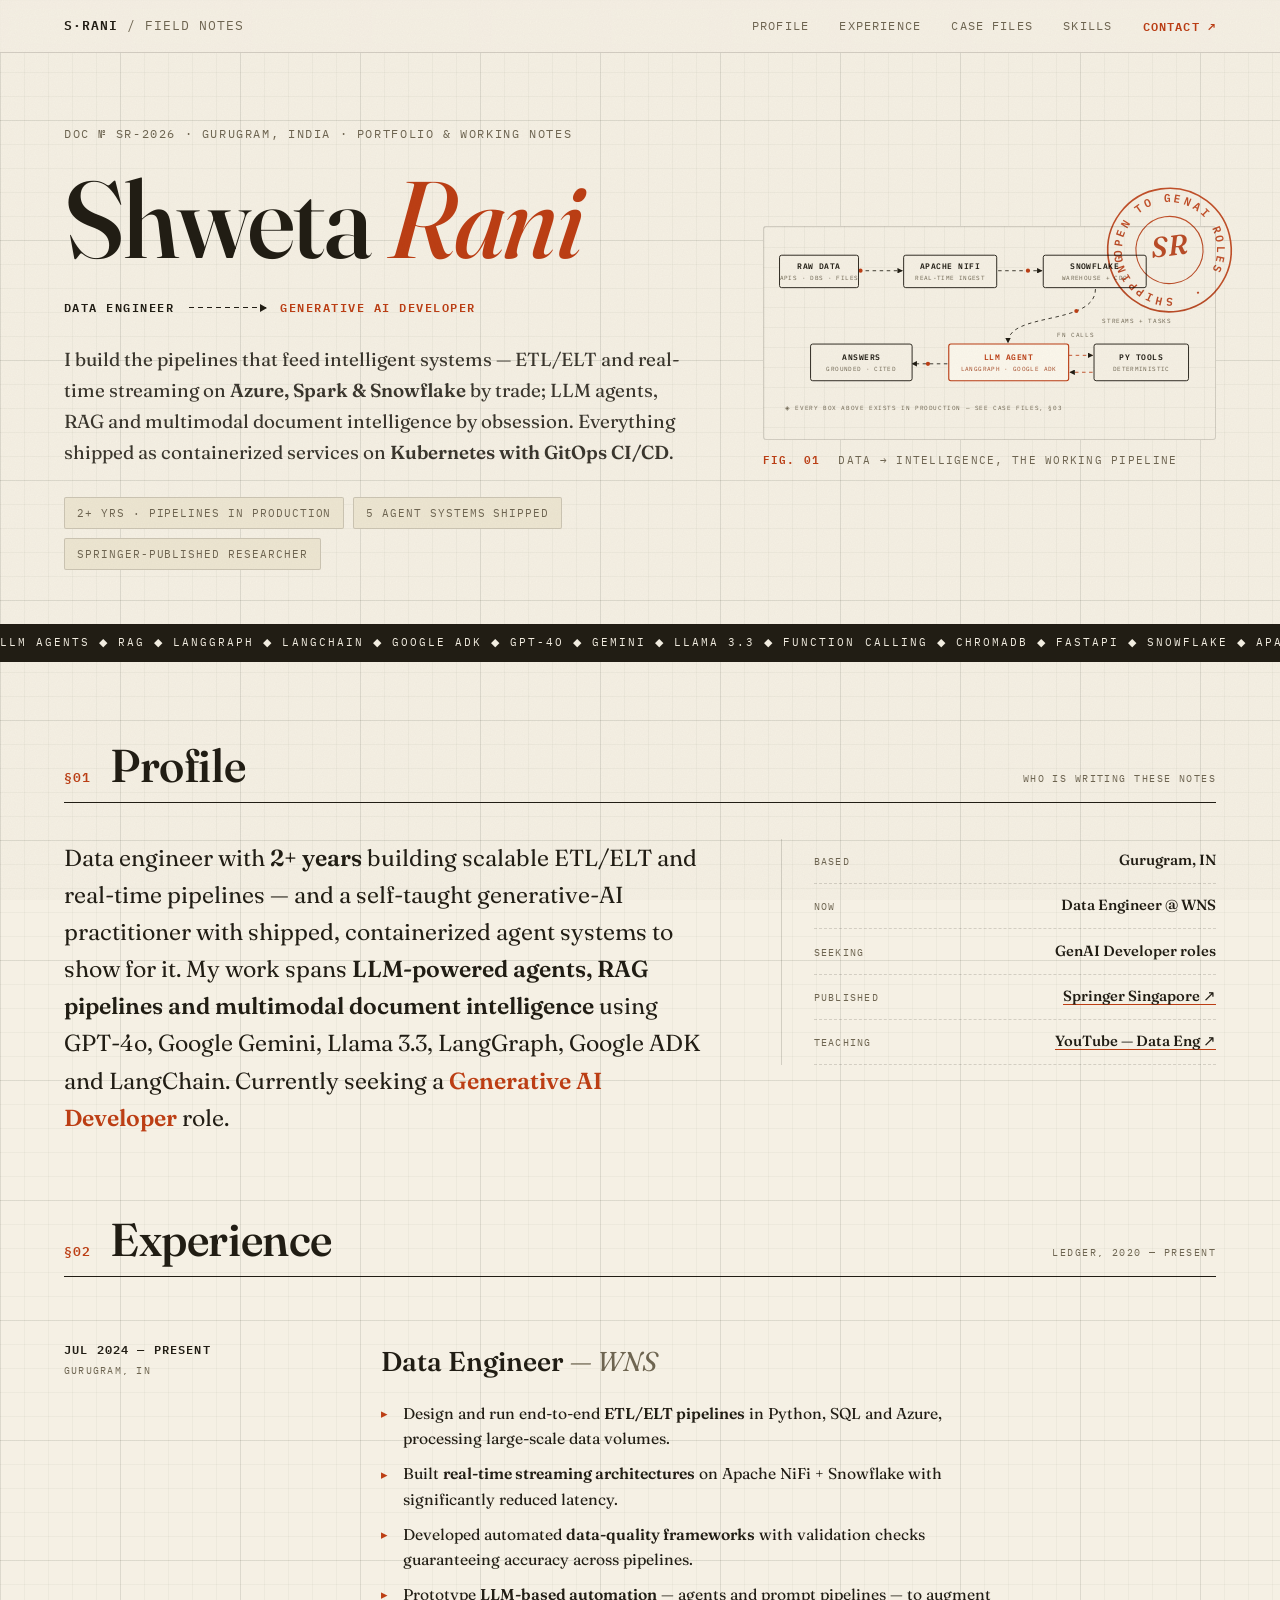
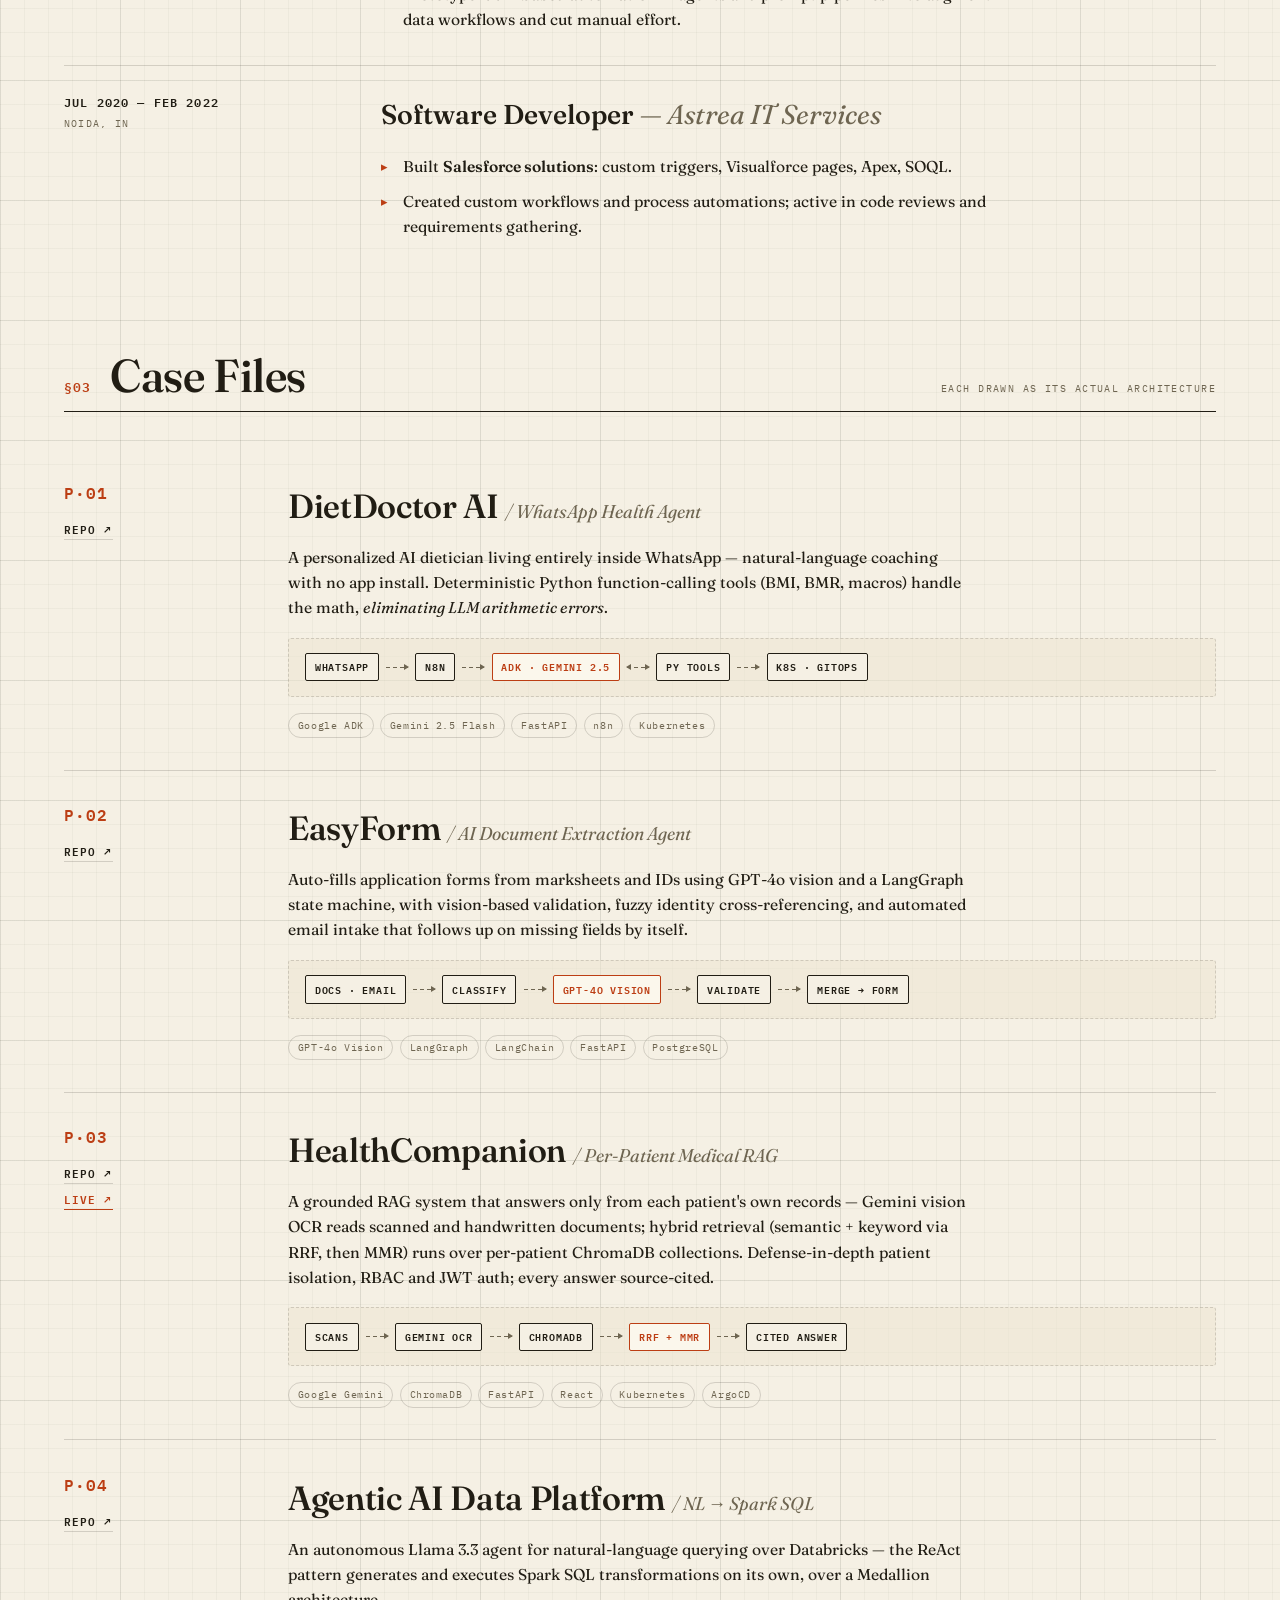
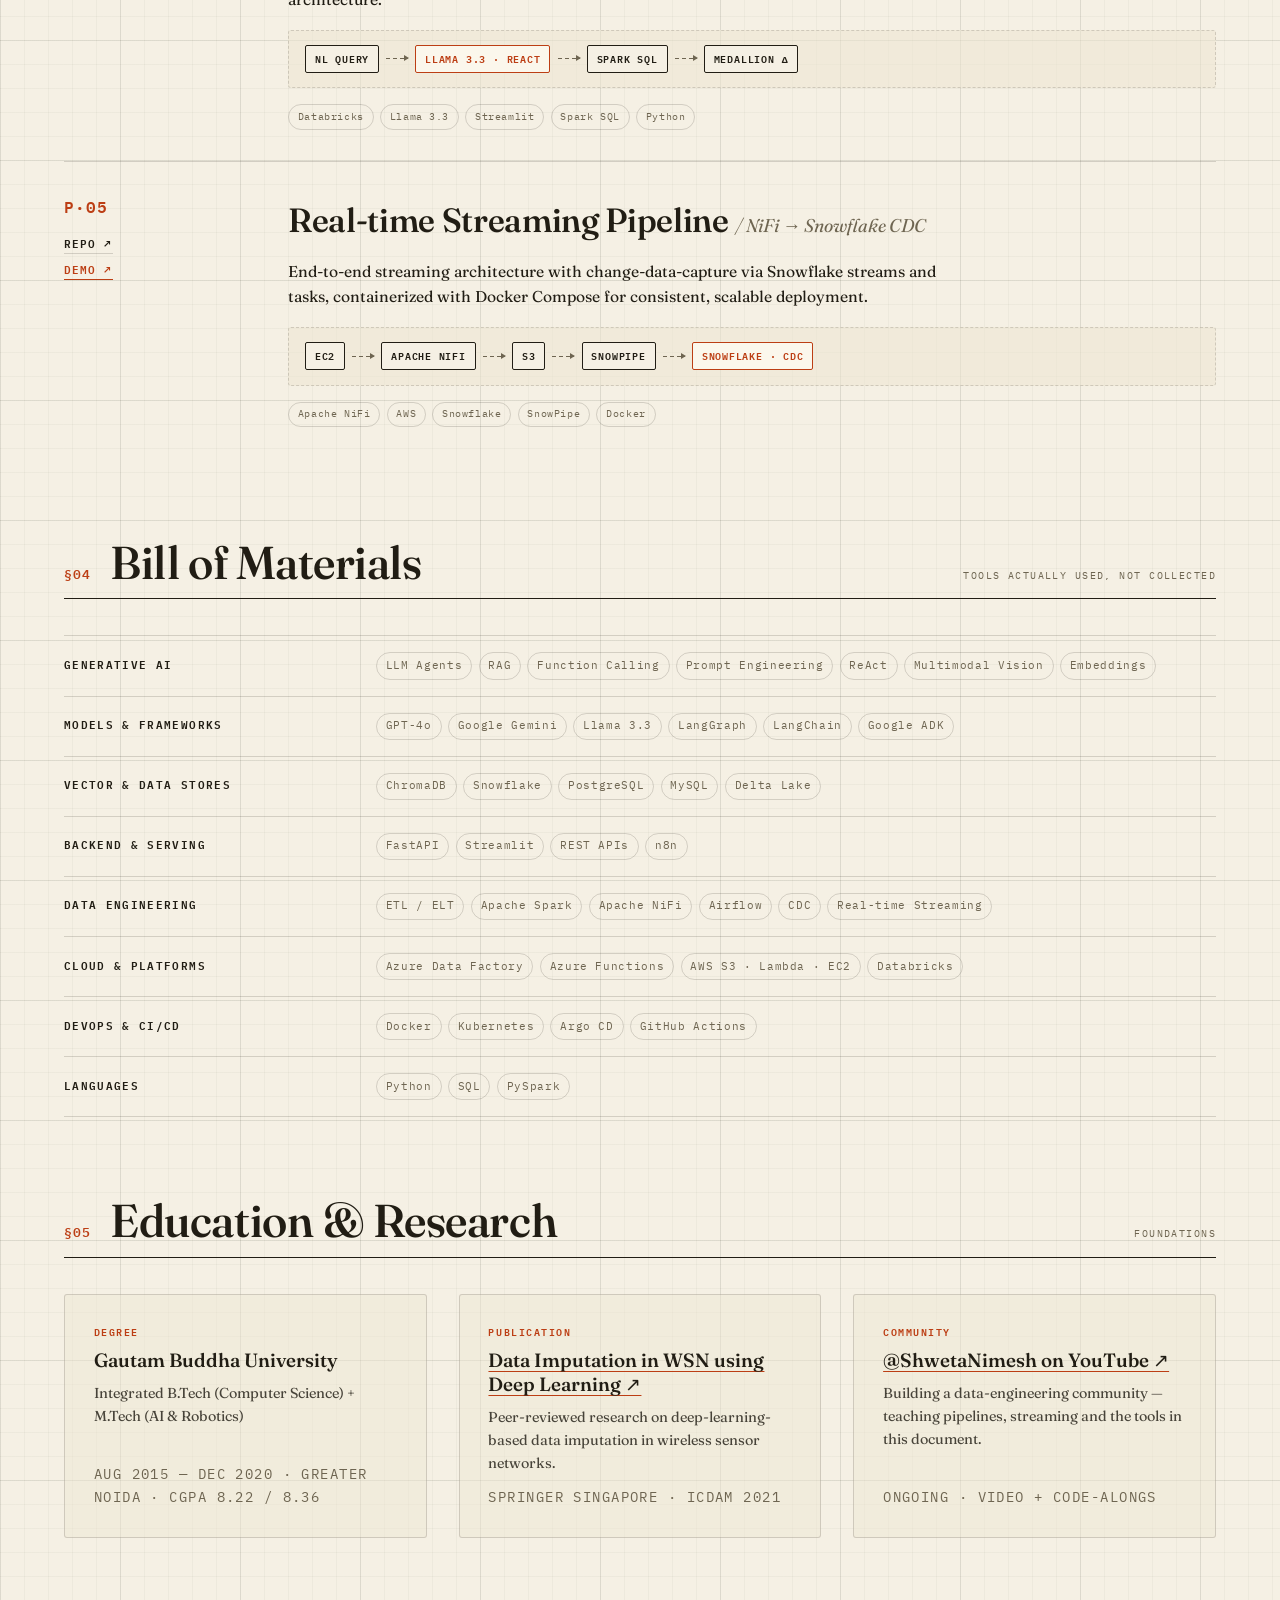
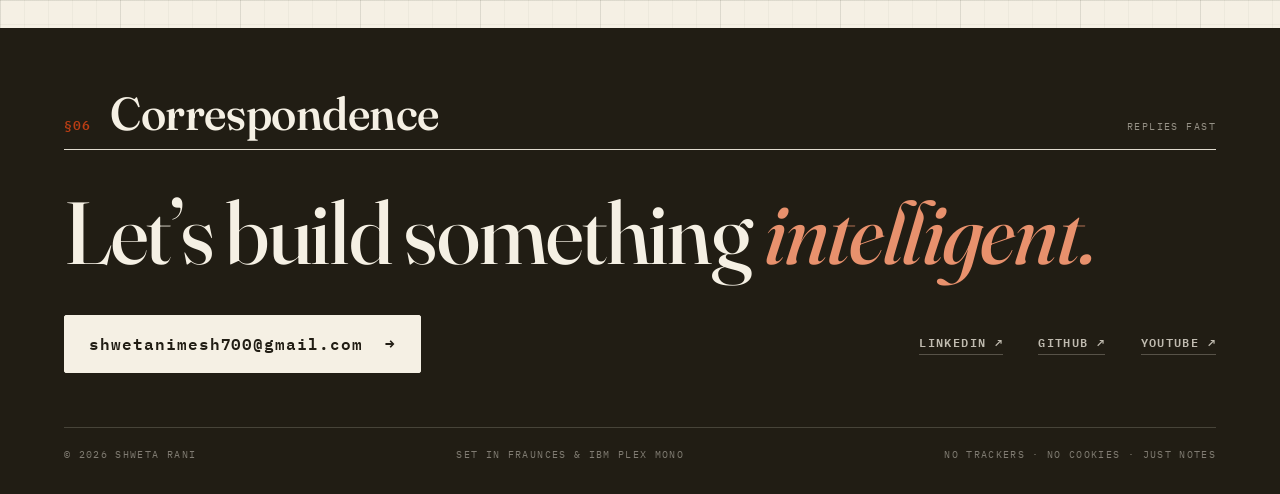
<file: archive/v1-static/index.html>
<!DOCTYPE html>
<html lang="en">
<head>
  <meta charset="UTF-8">
  <meta name="viewport" content="width=device-width, initial-scale=1.0">
  <title>Shweta Rani — Data Engineer · Generative AI Developer</title>
  <meta name="description" content="Shweta Rani builds scalable data pipelines and LLM-powered agent systems — ETL/ELT on Azure, Spark & Snowflake by trade; RAG, LangGraph agents and multimodal document intelligence by obsession.">
  <meta property="og:title" content="Shweta Rani — Field Notes of a Data Engineer">
  <meta property="og:description" content="Data pipelines that feed intelligent systems. ETL by trade, LLM agents by obsession.">
  <meta property="og:type" content="website">
  <link rel="icon" href="data:image/svg+xml,%3Csvg xmlns='http://www.w3.org/2000/svg' viewBox='0 0 64 64'%3E%3Crect width='64' height='64' rx='8' fill='%23F5F0E4'/%3E%3Ctext x='32' y='42' font-family='Georgia,serif' font-size='28' font-weight='700' fill='%23BC3E14' text-anchor='middle'%3ESR%3C/text%3E%3C/svg%3E">
  <link rel="preconnect" href="https://fonts.googleapis.com">
  <link rel="preconnect" href="https://fonts.gstatic.com" crossorigin>
  <link href="https://fonts.googleapis.com/css2?family=Fraunces:ital,opsz,wght@0,9..144,300..700;1,9..144,300..700&family=IBM+Plex+Mono:ital,wght@0,400;0,500;0,600;1,400&display=swap" rel="stylesheet">
  <link rel="stylesheet" href="styles.css">
</head>
<body>

  <div class="grain" aria-hidden="true"></div>

  <!-- ============ NAV ============ -->
  <nav class="nav">
    <a class="nav-mark" href="#top">S·RANI <span>/ FIELD NOTES</span></a>
    <div class="nav-links">
      <a href="#profile">Profile</a>
      <a href="#experience">Experience</a>
      <a href="#projects">Case&nbsp;Files</a>
      <a href="#skills">Skills</a>
      <a href="#contact" class="nav-cta">Contact ↗</a>
    </div>
  </nav>

  <!-- ============ HERO ============ -->
  <header class="hero" id="top">
    <div class="hero-inner">
      <div class="hero-copy">
        <p class="overline rise d1">DOC № SR-2026 · GURUGRAM, INDIA · PORTFOLIO &amp; WORKING NOTES</p>
        <h1 class="rise d2">Shweta <em>Rani</em></h1>
        <p class="role-flow rise d3" aria-label="Data Engineer to Generative AI Developer">
          <span>DATA ENGINEER</span><span class="flow-line" aria-hidden="true"></span><span class="accent">GENERATIVE AI DEVELOPER</span>
        </p>
        <p class="lede rise d4">
          I build the pipelines that feed intelligent systems — ETL/ELT and real-time
          streaming on <strong>Azure, Spark &amp; Snowflake</strong> by trade; LLM agents,
          RAG and multimodal document intelligence by obsession. Everything shipped as
          containerized services on <strong>Kubernetes with GitOps CI/CD</strong>.
        </p>
        <ul class="meta-chips rise d5">
          <li>2+ YRS · PIPELINES IN PRODUCTION</li>
          <li>5 AGENT SYSTEMS SHIPPED</li>
          <li>SPRINGER-PUBLISHED RESEARCHER</li>
        </ul>
      </div>

      <figure class="hero-fig rise d3">
        <div class="stamp" aria-hidden="true">
          <svg viewBox="0 0 120 120">
            <defs><path id="stamp-arc" d="M60,60 m-44,0 a44,44 0 1,1 88,0 a44,44 0 1,1 -88,0"/></defs>
            <circle cx="60" cy="60" r="57" fill="none" stroke="currentColor" stroke-width="1.5"/>
            <circle cx="60" cy="60" r="31" fill="none" stroke="currentColor" stroke-width="1"/>
            <text><textPath href="#stamp-arc">OPEN TO GENAI ROLES&nbsp;&nbsp;·&nbsp;&nbsp;SHIPPING AGENTS&nbsp;&nbsp;·&nbsp;&nbsp;</textPath></text>
            <text class="stamp-core" x="60" y="65" text-anchor="middle">SR</text>
          </svg>
        </div>

        <svg class="pipeline" viewBox="0 0 640 300" role="img" aria-labelledby="fig1-title">
          <title id="fig1-title">Schematic: raw data flows through Apache NiFi into Snowflake, then into an LLM agent that calls deterministic Python tools and returns grounded answers.</title>
          <defs>
            <marker id="ah" viewBox="0 0 8 8" refX="7" refY="4" markerWidth="6.5" markerHeight="6.5" orient="auto-start-reverse">
              <path d="M0 0 L8 4 L0 8 Z" fill="currentColor"/>
            </marker>
          </defs>

          <!-- flows -->
          <path class="flow" d="M134 62 H196" marker-end="url(#ah)"/>
          <path class="flow" d="M332 62 H394" marker-end="url(#ah)"/>
          <path class="flow" d="M470 88 C470 140 346 120 346 164" marker-end="url(#ah)"/>
          <path class="flow" d="M260 194 H210" marker-end="url(#ah)"/>
          <path class="flow flow-accent" d="M432 182 H466" marker-end="url(#ah)"/>
          <path class="flow flow-accent" d="M466 206 H434" marker-end="url(#ah)"/>

          <!-- packets -->
          <circle class="packet" r="3"><animateMotion dur="1.1s" begin="0s"   repeatCount="indefinite" path="M134 62 H196"/></circle>
          <circle class="packet" r="3"><animateMotion dur="1.1s" begin="0.4s" repeatCount="indefinite" path="M332 62 H394"/></circle>
          <circle class="packet" r="3"><animateMotion dur="1.6s" begin="0.2s" repeatCount="indefinite" path="M470 88 C470 140 346 120 346 164"/></circle>
          <circle class="packet" r="3"><animateMotion dur="1.0s" begin="0.7s" repeatCount="indefinite" path="M260 194 H210"/></circle>

          <!-- nodes : row 1 -->
          <g class="node">
            <rect x="22" y="40" width="112" height="46" rx="3"/>
            <text x="78" y="60">RAW DATA</text>
            <text class="sub" x="78" y="75">APIS · DBS · FILES</text>
          </g>
          <g class="node">
            <rect x="198" y="40" width="132" height="46" rx="3"/>
            <text x="264" y="60">APACHE NIFI</text>
            <text class="sub" x="264" y="75">REAL-TIME INGEST</text>
          </g>
          <g class="node">
            <rect x="396" y="40" width="146" height="46" rx="3"/>
            <text x="469" y="60">SNOWFLAKE</text>
            <text class="sub" x="469" y="75">WAREHOUSE + CDC</text>
          </g>

          <!-- nodes : row 2 -->
          <g class="node node-accent">
            <rect x="262" y="166" width="170" height="52" rx="3"/>
            <text x="347" y="188">LLM AGENT</text>
            <text class="sub" x="347" y="204">LANGGRAPH · GOOGLE ADK</text>
          </g>
          <g class="node">
            <rect x="66" y="166" width="144" height="52" rx="3"/>
            <text x="138" y="188">ANSWERS</text>
            <text class="sub" x="138" y="204">GROUNDED · CITED</text>
          </g>
          <g class="node">
            <rect x="468" y="166" width="134" height="52" rx="3"/>
            <text x="535" y="188">PY TOOLS</text>
            <text class="sub" x="535" y="204">DETERMINISTIC</text>
          </g>

          <!-- annotations -->
          <text class="ann" x="480" y="136">STREAMS + TASKS</text>
          <text class="ann" x="416" y="156">FN CALLS</text>
          <text class="ann" x="30" y="260">◈ EVERY BOX ABOVE EXISTS IN PRODUCTION — SEE CASE FILES, §03</text>
        </svg>
        <figcaption><span class="fig-no">FIG. 01</span> DATA → INTELLIGENCE, THE WORKING PIPELINE</figcaption>
      </figure>
    </div>
  </header>

  <!-- ============ TICKER ============ -->
  <div class="ticker" aria-hidden="true">
    <div class="ticker-track">
      <span>LLM AGENTS ◆ RAG ◆ LANGGRAPH ◆ LANGCHAIN ◆ GOOGLE ADK ◆ GPT-4O ◆ GEMINI ◆ LLAMA 3.3 ◆ FUNCTION CALLING ◆ CHROMADB ◆ FASTAPI ◆ SNOWFLAKE ◆ APACHE SPARK ◆ APACHE NIFI ◆ AIRFLOW ◆ AZURE ◆ AWS ◆ DATABRICKS ◆ DOCKER ◆ KUBERNETES ◆ ARGO CD ◆ PYTHON ◆ SQL ◆ PYSPARK ◆&nbsp;</span>
      <span>LLM AGENTS ◆ RAG ◆ LANGGRAPH ◆ LANGCHAIN ◆ GOOGLE ADK ◆ GPT-4O ◆ GEMINI ◆ LLAMA 3.3 ◆ FUNCTION CALLING ◆ CHROMADB ◆ FASTAPI ◆ SNOWFLAKE ◆ APACHE SPARK ◆ APACHE NIFI ◆ AIRFLOW ◆ AZURE ◆ AWS ◆ DATABRICKS ◆ DOCKER ◆ KUBERNETES ◆ ARGO CD ◆ PYTHON ◆ SQL ◆ PYSPARK ◆&nbsp;</span>
    </div>
  </div>

  <main>

    <!-- ============ PROFILE ============ -->
    <section class="sec" id="profile">
      <div class="sec-head reveal">
        <span class="sec-no">§01</span>
        <h2>Profile</h2>
        <span class="sec-note">WHO IS WRITING THESE NOTES</span>
      </div>
      <div class="profile-grid">
        <p class="profile-lede reveal">
          Data engineer with <strong>2+ years</strong> building scalable ETL/ELT and
          real-time pipelines — and a self-taught generative-AI practitioner with
          shipped, containerized agent systems to show for it. My work spans
          <strong>LLM-powered agents, RAG pipelines and multimodal document
          intelligence</strong> using GPT-4o, Google Gemini, Llama&nbsp;3.3, LangGraph,
          Google ADK and LangChain. Currently seeking a
          <strong class="accent">Generative AI Developer</strong> role.
        </p>
        <aside class="profile-side reveal">
          <div class="side-row"><span>BASED</span><strong>Gurugram, IN</strong></div>
          <div class="side-row"><span>NOW</span><strong>Data Engineer @ WNS</strong></div>
          <div class="side-row"><span>SEEKING</span><strong>GenAI Developer roles</strong></div>
          <div class="side-row"><span>PUBLISHED</span><strong><a href="https://link.springer.com/book/10.1007/978-981-15-8335-3" target="_blank" rel="noopener">Springer Singapore ↗</a></strong></div>
          <div class="side-row"><span>TEACHING</span><strong><a href="https://youtube.com/@ShwetaNimesh" target="_blank" rel="noopener">YouTube — Data Eng ↗</a></strong></div>
        </aside>
      </div>
    </section>

    <!-- ============ EXPERIENCE ============ -->
    <section class="sec" id="experience">
      <div class="sec-head reveal">
        <span class="sec-no">§02</span>
        <h2>Experience</h2>
        <span class="sec-note">LEDGER, 2020 — PRESENT</span>
      </div>

      <article class="job reveal">
        <div class="job-when">
          <span class="job-dates">JUL 2024 — PRESENT</span>
          <span class="job-loc">GURUGRAM, IN</span>
        </div>
        <div class="job-body">
          <h3>Data Engineer <span class="at">— WNS</span></h3>
          <ul>
            <li>Design and run end-to-end <strong>ETL/ELT pipelines</strong> in Python, SQL and Azure, processing large-scale data volumes.</li>
            <li>Built <strong>real-time streaming architectures</strong> on Apache NiFi + Snowflake with significantly reduced latency.</li>
            <li>Developed automated <strong>data-quality frameworks</strong> with validation checks guaranteeing accuracy across pipelines.</li>
            <li>Prototype <strong>LLM-based automation</strong> — agents and prompt pipelines — to augment data workflows and cut manual effort.</li>
          </ul>
        </div>
      </article>

      <article class="job reveal">
        <div class="job-when">
          <span class="job-dates">JUL 2020 — FEB 2022</span>
          <span class="job-loc">NOIDA, IN</span>
        </div>
        <div class="job-body">
          <h3>Software Developer <span class="at">— Astrea IT Services</span></h3>
          <ul>
            <li>Built <strong>Salesforce solutions</strong>: custom triggers, Visualforce pages, Apex, SOQL.</li>
            <li>Created custom workflows and process automations; active in code reviews and requirements gathering.</li>
          </ul>
        </div>
      </article>
    </section>

    <!-- ============ PROJECTS ============ -->
    <section class="sec" id="projects">
      <div class="sec-head reveal">
        <span class="sec-no">§03</span>
        <h2>Case Files</h2>
        <span class="sec-note">EACH DRAWN AS ITS ACTUAL ARCHITECTURE</span>
      </div>

      <article class="case reveal">
        <div class="case-side">
          <span class="case-no">P·01</span>
          <div class="case-links">
            <a href="https://github.com/rani700/DietDoctorAI" target="_blank" rel="noopener">REPO ↗</a>
          </div>
        </div>
        <div class="case-body">
          <h3>DietDoctor AI <span class="case-sub">/ WhatsApp Health Agent</span></h3>
          <p>A personalized AI dietician living entirely inside WhatsApp — natural-language
          coaching with no app install. Deterministic Python function-calling tools
          (BMI, BMR, macros) handle the math, <em>eliminating LLM arithmetic errors</em>.</p>
          <div class="schematic" aria-label="Architecture: WhatsApp to n8n to ADK agent with Gemini 2.5 Flash, exchanging with Python tools, deployed on Kubernetes">
            <span class="n">WHATSAPP</span><i class="arr"></i><span class="n">N8N</span><i class="arr"></i><span class="n n-hot">ADK · GEMINI 2.5</span><i class="arr arr-2way"></i><span class="n">PY TOOLS</span><i class="arr"></i><span class="n">K8S · GITOPS</span>
          </div>
          <div class="tags"><span>Google ADK</span><span>Gemini 2.5 Flash</span><span>FastAPI</span><span>n8n</span><span>Kubernetes</span></div>
        </div>
      </article>

      <article class="case reveal">
        <div class="case-side">
          <span class="case-no">P·02</span>
          <div class="case-links">
            <a href="https://github.com/rani700/easyform" target="_blank" rel="noopener">REPO ↗</a>
          </div>
        </div>
        <div class="case-body">
          <h3>EasyForm <span class="case-sub">/ AI Document Extraction Agent</span></h3>
          <p>Auto-fills application forms from marksheets and IDs using GPT-4o vision and a
          LangGraph state machine, with vision-based validation, fuzzy identity
          cross-referencing, and automated email intake that follows up on missing fields
          by itself.</p>
          <div class="schematic" aria-label="Architecture: documents and email intake, then classify, extract with GPT-4o vision, validate, merge into form">
            <span class="n">DOCS · EMAIL</span><i class="arr"></i><span class="n">CLASSIFY</span><i class="arr"></i><span class="n n-hot">GPT-4O VISION</span><i class="arr"></i><span class="n">VALIDATE</span><i class="arr"></i><span class="n">MERGE → FORM</span>
          </div>
          <div class="tags"><span>GPT-4o Vision</span><span>LangGraph</span><span>LangChain</span><span>FastAPI</span><span>PostgreSQL</span></div>
        </div>
      </article>

      <article class="case reveal">
        <div class="case-side">
          <span class="case-no">P·03</span>
          <div class="case-links">
            <a href="https://github.com/rani700/healthcompanion" target="_blank" rel="noopener">REPO ↗</a>
            <a href="https://healthcompanion.codeshare.co.in" target="_blank" rel="noopener" class="link-hot">LIVE ↗</a>
          </div>
        </div>
        <div class="case-body">
          <h3>HealthCompanion <span class="case-sub">/ Per-Patient Medical RAG</span></h3>
          <p>A grounded RAG system that answers only from each patient's own records —
          Gemini vision OCR reads scanned and handwritten documents; hybrid retrieval
          (semantic + keyword via RRF, then MMR) runs over per-patient ChromaDB collections.
          Defense-in-depth patient isolation, RBAC and JWT auth; every answer source-cited.</p>
          <div class="schematic" aria-label="Architecture: scans to Gemini OCR to ChromaDB, hybrid retrieval with RRF and MMR, to cited answers">
            <span class="n">SCANS</span><i class="arr"></i><span class="n">GEMINI OCR</span><i class="arr"></i><span class="n">CHROMADB</span><i class="arr"></i><span class="n n-hot">RRF + MMR</span><i class="arr"></i><span class="n">CITED ANSWER</span>
          </div>
          <div class="tags"><span>Google Gemini</span><span>ChromaDB</span><span>FastAPI</span><span>React</span><span>Kubernetes</span><span>ArgoCD</span></div>
        </div>
      </article>

      <article class="case reveal">
        <div class="case-side">
          <span class="case-no">P·04</span>
          <div class="case-links">
            <a href="https://github.com/rani700/Databricks_Ecomm_Data_Platform" target="_blank" rel="noopener">REPO ↗</a>
          </div>
        </div>
        <div class="case-body">
          <h3>Agentic AI Data Platform <span class="case-sub">/ NL → Spark SQL</span></h3>
          <p>An autonomous Llama 3.3 agent for natural-language querying over Databricks —
          the ReAct pattern generates and executes Spark SQL transformations on its own,
          over a Medallion architecture.</p>
          <div class="schematic" aria-label="Architecture: natural language query to Llama 3.3 ReAct agent to Spark SQL to Medallion Delta Lake">
            <span class="n">NL QUERY</span><i class="arr"></i><span class="n n-hot">LLAMA 3.3 · REACT</span><i class="arr"></i><span class="n">SPARK SQL</span><i class="arr"></i><span class="n">MEDALLION Δ</span>
          </div>
          <div class="tags"><span>Databricks</span><span>Llama 3.3</span><span>Streamlit</span><span>Spark SQL</span><span>Python</span></div>
        </div>
      </article>

      <article class="case reveal">
        <div class="case-side">
          <span class="case-no">P·05</span>
          <div class="case-links">
            <a href="https://github.com/rani700/RealTime-Data-Streaming-using-Apache-Nifi-AWS-and-Snowflake" target="_blank" rel="noopener">REPO ↗</a>
            <a href="https://www.youtube.com/watch?v=wH_MlgZoMhA" target="_blank" rel="noopener" class="link-hot">DEMO ↗</a>
          </div>
        </div>
        <div class="case-body">
          <h3>Real-time Streaming Pipeline <span class="case-sub">/ NiFi → Snowflake CDC</span></h3>
          <p>End-to-end streaming architecture with change-data-capture via Snowflake streams
          and tasks, containerized with Docker Compose for consistent, scalable deployment.</p>
          <div class="schematic" aria-label="Architecture: EC2 to Apache NiFi to S3 to SnowPipe to Snowflake with CDC">
            <span class="n">EC2</span><i class="arr"></i><span class="n">APACHE NIFI</span><i class="arr"></i><span class="n">S3</span><i class="arr"></i><span class="n">SNOWPIPE</span><i class="arr"></i><span class="n n-hot">SNOWFLAKE · CDC</span>
          </div>
          <div class="tags"><span>Apache NiFi</span><span>AWS</span><span>Snowflake</span><span>SnowPipe</span><span>Docker</span></div>
        </div>
      </article>
    </section>

    <!-- ============ SKILLS ============ -->
    <section class="sec" id="skills">
      <div class="sec-head reveal">
        <span class="sec-no">§04</span>
        <h2>Bill of Materials</h2>
        <span class="sec-note">TOOLS ACTUALLY USED, NOT COLLECTED</span>
      </div>
      <div class="bom">
        <div class="bom-row reveal"><span class="bom-label">GENERATIVE AI</span><div class="tags"><span>LLM Agents</span><span>RAG</span><span>Function Calling</span><span>Prompt Engineering</span><span>ReAct</span><span>Multimodal Vision</span><span>Embeddings</span></div></div>
        <div class="bom-row reveal"><span class="bom-label">MODELS &amp; FRAMEWORKS</span><div class="tags"><span>GPT-4o</span><span>Google Gemini</span><span>Llama 3.3</span><span>LangGraph</span><span>LangChain</span><span>Google ADK</span></div></div>
        <div class="bom-row reveal"><span class="bom-label">VECTOR &amp; DATA STORES</span><div class="tags"><span>ChromaDB</span><span>Snowflake</span><span>PostgreSQL</span><span>MySQL</span><span>Delta Lake</span></div></div>
        <div class="bom-row reveal"><span class="bom-label">BACKEND &amp; SERVING</span><div class="tags"><span>FastAPI</span><span>Streamlit</span><span>REST APIs</span><span>n8n</span></div></div>
        <div class="bom-row reveal"><span class="bom-label">DATA ENGINEERING</span><div class="tags"><span>ETL / ELT</span><span>Apache Spark</span><span>Apache NiFi</span><span>Airflow</span><span>CDC</span><span>Real-time Streaming</span></div></div>
        <div class="bom-row reveal"><span class="bom-label">CLOUD &amp; PLATFORMS</span><div class="tags"><span>Azure Data Factory</span><span>Azure Functions</span><span>AWS S3 · Lambda · EC2</span><span>Databricks</span></div></div>
        <div class="bom-row reveal"><span class="bom-label">DEVOPS &amp; CI/CD</span><div class="tags"><span>Docker</span><span>Kubernetes</span><span>Argo CD</span><span>GitHub Actions</span></div></div>
        <div class="bom-row reveal"><span class="bom-label">LANGUAGES</span><div class="tags"><span>Python</span><span>SQL</span><span>PySpark</span></div></div>
      </div>
    </section>

    <!-- ============ EDUCATION ============ -->
    <section class="sec" id="education">
      <div class="sec-head reveal">
        <span class="sec-no">§05</span>
        <h2>Education &amp; Research</h2>
        <span class="sec-note">FOUNDATIONS</span>
      </div>
      <div class="edu-grid">
        <article class="edu-card reveal">
          <span class="edu-tag">DEGREE</span>
          <h3>Gautam Buddha University</h3>
          <p>Integrated B.Tech (Computer Science) + M.Tech (AI &amp; Robotics)</p>
          <p class="edu-meta">AUG 2015 — DEC 2020 · GREATER NOIDA · CGPA 8.22 / 8.36</p>
        </article>
        <article class="edu-card reveal">
          <span class="edu-tag">PUBLICATION</span>
          <h3><a href="https://link.springer.com/book/10.1007/978-981-15-8335-3" target="_blank" rel="noopener">Data Imputation in WSN using Deep Learning ↗</a></h3>
          <p>Peer-reviewed research on deep-learning-based data imputation in wireless sensor networks.</p>
          <p class="edu-meta">SPRINGER SINGAPORE · ICDAM 2021</p>
        </article>
        <article class="edu-card reveal">
          <span class="edu-tag">COMMUNITY</span>
          <h3><a href="https://youtube.com/@ShwetaNimesh" target="_blank" rel="noopener">@ShwetaNimesh on YouTube ↗</a></h3>
          <p>Building a data-engineering community — teaching pipelines, streaming and the tools in this document.</p>
          <p class="edu-meta">ONGOING · VIDEO + CODE-ALONGS</p>
        </article>
      </div>
    </section>

  </main>

  <!-- ============ CONTACT / FOOTER ============ -->
  <footer class="footer" id="contact">
    <div class="sec-head reveal">
      <span class="sec-no">§06</span>
      <h2 class="footer-h2">Correspondence</h2>
      <span class="sec-note">REPLIES FAST</span>
    </div>
    <p class="footer-big reveal">Let’s build something <em>intelligent.</em></p>
    <div class="footer-actions reveal">
      <a class="btn-mail" href="mailto:shwetanimesh700@gmail.com">shwetanimesh700@gmail.com&nbsp;&nbsp;→</a>
      <div class="footer-links">
        <a href="https://linkedin.com/in/shwetarani24" target="_blank" rel="noopener">LINKEDIN ↗</a>
        <a href="https://github.com/rani700" target="_blank" rel="noopener">GITHUB ↗</a>
        <a href="https://youtube.com/@ShwetaNimesh" target="_blank" rel="noopener">YOUTUBE ↗</a>
      </div>
    </div>
    <div class="colophon reveal">
      <span>© 2026 SHWETA RANI</span>
      <span>SET IN FRAUNCES &amp; IBM PLEX MONO</span>
      <span>NO TRACKERS · NO COOKIES · JUST NOTES</span>
    </div>
  </footer>

  <script src="script.js"></script>
</body>
</html>
</file>
<file: archive/v1-static/styles.css>
/* ============================================================
   SHWETA RANI — FIELD NOTES OF A DATA ENGINEER
   Aesthetic: engineering journal on warm paper.
   Fraunces (display serif) + IBM Plex Mono (annotations).
   ============================================================ */

:root {
  --paper:      #F5F0E4;
  --paper-2:    #EDE6D2;
  --ink:        #211D14;
  --ink-2:      #6E6551;
  --rule:       rgba(33, 29, 20, 0.16);
  --rule-soft:  rgba(33, 29, 20, 0.08);
  --accent:     #BC3E14;
  --accent-dim: rgba(188, 62, 20, 0.12);
  --serif: "Fraunces", "Georgia", serif;
  --mono: "IBM Plex Mono", "SFMono-Regular", monospace;
  --pad: clamp(1.25rem, 5vw, 4rem);
  --maxw: 1200px;
}

* { margin: 0; padding: 0; box-sizing: border-box; }

html { scroll-behavior: smooth; }

body {
  font-family: var(--serif);
  font-optical-sizing: auto;
  background-color: var(--paper);
  /* graph-paper: fine 24px cells + stronger 120px majors */
  background-image:
    linear-gradient(var(--rule-soft) 1px, transparent 1px),
    linear-gradient(90deg, var(--rule-soft) 1px, transparent 1px),
    linear-gradient(rgba(33,29,20,0.035) 1px, transparent 1px),
    linear-gradient(90deg, rgba(33,29,20,0.035) 1px, transparent 1px);
  background-size: 120px 120px, 120px 120px, 24px 24px, 24px 24px;
  color: var(--ink);
  line-height: 1.6;
  -webkit-font-smoothing: antialiased;
}

::selection { background: var(--accent); color: var(--paper); }

a { color: inherit; }

:focus-visible { outline: 2px solid var(--accent); outline-offset: 3px; }

.accent { color: var(--accent); }

/* film grain overlay */
.grain {
  position: fixed; inset: 0; z-index: 50; pointer-events: none;
  opacity: 0.24; mix-blend-mode: multiply;
  background-image: url("data:image/svg+xml,%3Csvg xmlns='http://www.w3.org/2000/svg' width='140' height='140'%3E%3Cfilter id='n'%3E%3CfeTurbulence type='fractalNoise' baseFrequency='0.85' numOctaves='2'/%3E%3CfeColorMatrix type='matrix' values='0 0 0 0 0.13 0 0 0 0 0.11 0 0 0 0 0.08 0 0 0 0.5 0'/%3E%3C/filter%3E%3Crect width='140' height='140' filter='url(%23n)' opacity='0.32'/%3E%3C/svg%3E");
}

/* ============ NAV ============ */
.nav {
  position: sticky; top: 0; z-index: 40;
  display: flex; justify-content: space-between; align-items: center; gap: 1rem;
  padding: 0.85rem var(--pad);
  border-bottom: 1px solid var(--rule);
  background: color-mix(in srgb, var(--paper) 88%, transparent);
  backdrop-filter: blur(8px);
  -webkit-backdrop-filter: blur(8px);
}

.nav-mark {
  font-family: var(--mono); font-weight: 600; font-size: 0.8rem;
  letter-spacing: 0.08em; text-decoration: none;
}
.nav-mark span { color: var(--ink-2); font-weight: 400; }

.nav-links { display: flex; gap: clamp(0.9rem, 2.5vw, 1.9rem); align-items: center; }
.nav-links a {
  font-family: var(--mono); font-size: 0.72rem; letter-spacing: 0.1em;
  text-transform: uppercase; text-decoration: none; color: var(--ink-2);
  position: relative; padding: 0.2rem 0;
  transition: color 0.25s;
}
.nav-links a::after {
  content: ""; position: absolute; left: 0; bottom: 0; height: 1px; width: 100%;
  background: var(--accent); transform: scaleX(0); transform-origin: right;
  transition: transform 0.3s cubic-bezier(0.4, 0, 0.2, 1);
}
.nav-links a:hover { color: var(--ink); }
.nav-links a:hover::after { transform: scaleX(1); transform-origin: left; }
.nav-links a.nav-cta { color: var(--accent); font-weight: 600; }

/* ============ HERO ============ */
.hero { padding: clamp(3rem, 8vh, 6rem) var(--pad) clamp(2.5rem, 6vh, 4.5rem); }

.hero-inner {
  max-width: var(--maxw); margin: 0 auto;
  display: grid; grid-template-columns: minmax(0, 7fr) minmax(0, 5fr);
  gap: clamp(2rem, 5vw, 4.5rem); align-items: center;
}

.overline {
  font-family: var(--mono); font-size: 0.72rem; letter-spacing: 0.14em;
  color: var(--ink-2); margin-bottom: 1.4rem;
}

h1 {
  font-size: clamp(3.4rem, 8.5vw, 6.8rem);
  font-weight: 540;
  font-variation-settings: "opsz" 144;
  line-height: 0.98;
  letter-spacing: -0.015em;
  margin-bottom: 1.6rem;
}
h1 em {
  font-style: italic; font-weight: 480;
  color: var(--accent);
}

.role-flow {
  display: flex; align-items: center; gap: 0.9rem; flex-wrap: wrap;
  font-family: var(--mono); font-size: 0.78rem; font-weight: 600;
  letter-spacing: 0.12em; margin-bottom: 1.6rem;
}
.flow-line {
  flex: 0 0 clamp(2.5rem, 6vw, 5rem); height: 1px; position: relative;
  background-image: linear-gradient(90deg, var(--ink) 55%, transparent 45%);
  background-size: 9px 1px;
  animation: march 0.9s linear infinite;
}
.flow-line::after {
  content: ""; position: absolute; right: -1px; top: -3.5px;
  border-left: 7px solid var(--ink);
  border-top: 4px solid transparent; border-bottom: 4px solid transparent;
}
@keyframes march { to { background-position-x: 9px; } }

.lede {
  font-size: clamp(1.02rem, 1.5vw, 1.18rem); line-height: 1.65;
  max-width: 34em; color: color-mix(in srgb, var(--ink) 88%, var(--paper));
  margin-bottom: 1.8rem;
}
.lede strong { font-weight: 600; }

.meta-chips { display: flex; flex-wrap: wrap; gap: 0.55rem; list-style: none; }
.meta-chips li {
  font-family: var(--mono); font-size: 0.66rem; letter-spacing: 0.09em;
  padding: 0.42rem 0.75rem; border: 1px solid var(--rule);
  border-radius: 2px; color: var(--ink-2); background: var(--paper-2);
}

/* hero figure */
.hero-fig { position: relative; margin: 0; }

.pipeline {
  width: 100%; height: auto; display: block;
  border: 1px solid var(--rule); border-radius: 3px;
  background:
    linear-gradient(rgba(33,29,20,0.04) 1px, transparent 1px),
    linear-gradient(90deg, rgba(33,29,20,0.04) 1px, transparent 1px),
    var(--paper);
  background-size: 20px 20px;
}

.pipeline .node rect { fill: var(--paper); stroke: var(--ink); stroke-width: 1.3; }
.pipeline .node text {
  font-family: var(--mono); font-size: 11.5px; font-weight: 600;
  letter-spacing: 0.06em; fill: var(--ink); text-anchor: middle;
}
.pipeline .node .sub { font-size: 8.5px; font-weight: 400; fill: var(--ink-2); }
.pipeline .node-accent rect { stroke: var(--accent); stroke-width: 1.6; fill: #FBF7EC; }
.pipeline .node-accent text { fill: var(--accent); }
.pipeline .node-accent .sub { fill: color-mix(in srgb, var(--accent) 70%, var(--ink-2)); }

.pipeline .flow {
  fill: none; stroke: var(--ink); stroke-width: 1.2;
  stroke-dasharray: 5 5; color: var(--ink);
  animation: dash 1.1s linear infinite;
}
.pipeline .flow-accent { stroke: var(--accent); color: var(--accent); }
@keyframes dash { to { stroke-dashoffset: -20; } }

.pipeline .packet { fill: var(--accent); }
.pipeline .ann {
  font-family: var(--mono); font-size: 8.5px; letter-spacing: 0.1em;
  fill: var(--ink-2);
}

.hero-fig figcaption {
  font-family: var(--mono); font-size: 0.66rem; letter-spacing: 0.12em;
  color: var(--ink-2); margin-top: 0.7rem;
}
.fig-no { color: var(--accent); font-weight: 600; margin-right: 0.6rem; }

/* rotating drafting stamp */
.stamp {
  position: absolute; top: -2.6rem; right: -1.2rem; z-index: 2;
  width: clamp(96px, 11vw, 130px); aspect-ratio: 1;
  color: var(--accent); opacity: 0.9;
  mix-blend-mode: multiply;
  transform: rotate(-8deg);
}
.stamp svg { width: 100%; height: 100%; animation: spin 26s linear infinite; }
.stamp text {
  font-family: var(--mono); font-size: 10.4px; font-weight: 600;
  letter-spacing: 0.22em; fill: currentColor;
}
.stamp .stamp-core {
  font-family: var(--serif); font-size: 26px; font-style: italic; font-weight: 600;
  letter-spacing: 0;
}
@keyframes spin { to { transform: rotate(360deg); } }

/* load-in animation */
.rise { opacity: 0; transform: translateY(22px); animation: riseIn 0.8s cubic-bezier(0.2, 0.6, 0.2, 1) forwards; }
.d1 { animation-delay: 0.05s; } .d2 { animation-delay: 0.15s; }
.d3 { animation-delay: 0.28s; } .d4 { animation-delay: 0.4s; }
.d5 { animation-delay: 0.52s; }
@keyframes riseIn { to { opacity: 1; transform: none; } }

/* ============ TICKER ============ */
.ticker {
  overflow: hidden; border-block: 1px solid var(--rule);
  background: var(--ink); color: var(--paper);
  padding: 0.55rem 0;
}
.ticker-track {
  display: flex; width: max-content;
  animation: tick 46s linear infinite;
}
.ticker-track span {
  font-family: var(--mono); font-size: 0.7rem; letter-spacing: 0.18em;
  white-space: nowrap; padding-right: 2.5rem;
}
@keyframes tick { to { transform: translateX(-50%); } }

/* ============ SECTIONS ============ */
.sec { padding: clamp(3.5rem, 9vh, 6.5rem) var(--pad) 0; }
.sec > * { max-width: var(--maxw); margin-left: auto; margin-right: auto; }

.sec-head {
  display: flex; align-items: baseline; gap: 1.2rem;
  border-bottom: 1px solid var(--ink);
  padding-bottom: 0.8rem; margin-bottom: clamp(1.8rem, 4vh, 3rem);
  flex-wrap: wrap;
}
.sec-no {
  font-family: var(--mono); font-size: 0.8rem; font-weight: 600;
  color: var(--accent); letter-spacing: 0.08em;
}
.sec-head h2 {
  font-size: clamp(1.9rem, 3.6vw, 2.9rem); font-weight: 550;
  font-variation-settings: "opsz" 72;
  letter-spacing: -0.01em; line-height: 1;
}
.sec-note {
  font-family: var(--mono); font-size: 0.64rem; letter-spacing: 0.14em;
  color: var(--ink-2); margin-left: auto;
}

/* ============ PROFILE ============ */
.profile-grid {
  display: grid; grid-template-columns: minmax(0, 3fr) minmax(0, 2fr);
  gap: clamp(2rem, 5vw, 4rem);
}
.profile-lede {
  font-size: clamp(1.15rem, 1.9vw, 1.45rem); line-height: 1.6;
  font-weight: 380;
}
.profile-lede strong { font-weight: 600; }

.profile-side { border-left: 1px solid var(--rule); padding-left: clamp(1.2rem, 2.5vw, 2rem); align-self: start; }
.side-row {
  display: flex; justify-content: space-between; gap: 1rem; align-items: baseline;
  padding: 0.65rem 0; border-bottom: 1px dashed var(--rule);
}
.side-row span {
  font-family: var(--mono); font-size: 0.64rem; letter-spacing: 0.12em; color: var(--ink-2);
}
.side-row strong { font-size: 0.92rem; font-weight: 550; text-align: right; }
.side-row a { text-decoration-color: var(--accent); text-underline-offset: 3px; }
.side-row a:hover { color: var(--accent); }

/* ============ EXPERIENCE ============ */
.job {
  display: grid; grid-template-columns: minmax(0, 1fr) minmax(0, 3fr);
  gap: clamp(1.2rem, 3vw, 3rem);
  padding: clamp(1.6rem, 3vh, 2.4rem) 0;
  border-bottom: 1px solid var(--rule);
}
.job:last-child { border-bottom: none; }

.job-when { display: flex; flex-direction: column; gap: 0.3rem; }
.job-dates { font-family: var(--mono); font-size: 0.72rem; font-weight: 600; letter-spacing: 0.1em; }
.job-loc { font-family: var(--mono); font-size: 0.64rem; letter-spacing: 0.12em; color: var(--ink-2); }

.job-body h3 {
  font-size: clamp(1.3rem, 2.2vw, 1.7rem); font-weight: 560;
  font-variation-settings: "opsz" 40;
  margin-bottom: 0.8rem;
}
.job-body .at { font-weight: 400; font-style: italic; color: var(--ink-2); }
.job-body ul { list-style: none; }
.job-body li {
  position: relative; padding: 0.32rem 0 0.32rem 1.4rem;
  font-size: 0.98rem; max-width: 62ch;
}
.job-body li::before {
  content: "▸"; position: absolute; left: 0; color: var(--accent);
  font-size: 0.8rem; top: 0.45rem;
}
.job-body strong { font-weight: 600; }

/* ============ CASE FILES (PROJECTS) ============ */
.case {
  display: grid; grid-template-columns: minmax(0, 1fr) minmax(0, 5fr);
  gap: clamp(1.2rem, 3vw, 3rem);
  padding: clamp(1.8rem, 3.5vh, 2.6rem) 0;
  border-bottom: 1px solid var(--rule);
  position: relative;
  transition: background 0.3s;
}
.case::before {
  content: ""; position: absolute; left: calc(-1 * var(--pad)); top: 0; bottom: 0;
  width: 3px; background: var(--accent); transform: scaleY(0);
  transition: transform 0.35s cubic-bezier(0.4, 0, 0.2, 1);
  transform-origin: top;
}
.case:hover::before { transform: scaleY(1); }
.case:last-child { border-bottom: none; }

.case-side { display: flex; flex-direction: column; gap: 0.9rem; }
.case-no {
  font-family: var(--mono); font-size: 1rem; font-weight: 600;
  color: var(--accent); letter-spacing: 0.06em;
}
.case-links { display: flex; flex-direction: column; gap: 0.35rem; align-items: flex-start; }
.case-links a {
  font-family: var(--mono); font-size: 0.68rem; font-weight: 600;
  letter-spacing: 0.1em; text-decoration: none;
  border-bottom: 1px solid var(--rule);
  padding-bottom: 0.1rem;
  transition: color 0.25s, border-color 0.25s;
}
.case-links a:hover { color: var(--accent); border-color: var(--accent); }
.case-links a.link-hot { color: var(--accent); border-color: var(--accent); }

.case-body h3 {
  font-size: clamp(1.5rem, 2.8vw, 2.1rem); font-weight: 560;
  font-variation-settings: "opsz" 60;
  letter-spacing: -0.01em; margin-bottom: 0.7rem;
  transition: transform 0.35s cubic-bezier(0.4, 0, 0.2, 1);
}
.case:hover .case-body h3 { transform: translateX(6px); }
.case-sub { font-size: 0.55em; font-weight: 400; font-style: italic; color: var(--ink-2); letter-spacing: 0; }

.case-body p { max-width: 68ch; font-size: 0.98rem; margin-bottom: 1.1rem; }
.case-body p em { font-style: italic; }

/* mini architecture schematics */
.schematic {
  display: flex; flex-wrap: wrap; align-items: center; gap: 0.45rem;
  row-gap: 0.7rem;
  padding: 0.9rem 1rem; margin-bottom: 1rem;
  border: 1px dashed var(--rule); border-radius: 3px;
  background: color-mix(in srgb, var(--paper-2) 55%, transparent);
}
.schematic .n {
  font-family: var(--mono); font-size: 0.62rem; font-weight: 600;
  letter-spacing: 0.08em; white-space: nowrap;
  padding: 0.32rem 0.55rem; border: 1px solid var(--ink);
  border-radius: 2px; background: var(--paper);
}
.schematic .n-hot { border-color: var(--accent); color: var(--accent); background: #FBF7EC; }
.schematic .arr {
  flex: 0 0 22px; height: 1px; position: relative;
  background-image: linear-gradient(90deg, var(--ink-2) 55%, transparent 45%);
  background-size: 7px 1px;
}
.case:hover .schematic .arr { animation: march 0.7s linear infinite; }
.schematic .arr::after {
  content: ""; position: absolute; right: -1px; top: -3px;
  border-left: 5.5px solid var(--ink-2);
  border-top: 3.5px solid transparent; border-bottom: 3.5px solid transparent;
}
.schematic .arr-2way::before {
  content: ""; position: absolute; left: -1px; top: -3px;
  border-right: 5.5px solid var(--ink-2);
  border-top: 3.5px solid transparent; border-bottom: 3.5px solid transparent;
}

/* tag pills */
.tags { display: flex; flex-wrap: wrap; gap: 0.4rem; }
.tags span {
  font-family: var(--mono); font-size: 0.62rem; letter-spacing: 0.06em;
  padding: 0.24rem 0.55rem; color: var(--ink-2);
  border: 1px solid var(--rule); border-radius: 999px;
  transition: border-color 0.25s, color 0.25s, background 0.25s;
}
.tags span:hover { border-color: var(--accent); color: var(--accent); background: var(--accent-dim); }

/* ============ BILL OF MATERIALS ============ */
.bom { border-top: 1px solid var(--rule); }
.bom-row {
  display: grid; grid-template-columns: minmax(0, 1fr) minmax(0, 3fr);
  gap: 1rem 2rem; align-items: baseline;
  padding: 1rem 0; border-bottom: 1px solid var(--rule);
}
.bom-label {
  font-family: var(--mono); font-size: 0.7rem; font-weight: 600;
  letter-spacing: 0.12em; color: var(--ink);
}
.bom-row .tags span { font-size: 0.68rem; }

/* ============ EDUCATION ============ */
.edu-grid {
  display: grid; grid-template-columns: repeat(3, minmax(0, 1fr));
  gap: clamp(1rem, 2.5vw, 2rem);
}
.edu-card {
  border: 1px solid var(--rule); border-radius: 3px;
  padding: clamp(1.2rem, 2.5vw, 1.8rem);
  background: color-mix(in srgb, var(--paper-2) 45%, transparent);
  display: flex; flex-direction: column; gap: 0.6rem;
  transition: border-color 0.3s, transform 0.3s;
}
.edu-card:hover { border-color: var(--ink); transform: translateY(-3px); }
.edu-tag {
  font-family: var(--mono); font-size: 0.6rem; font-weight: 600;
  letter-spacing: 0.16em; color: var(--accent);
}
.edu-card h3 {
  font-size: 1.2rem; font-weight: 560; line-height: 1.25;
  font-variation-settings: "opsz" 40;
}
.edu-card h3 a { text-decoration-color: var(--accent); text-underline-offset: 4px; }
.edu-card h3 a:hover { color: var(--accent); }
.edu-card p { font-size: 0.9rem; color: color-mix(in srgb, var(--ink) 82%, var(--paper)); }
.edu-meta {
  margin-top: auto; font-family: var(--mono); font-size: 0.62rem;
  letter-spacing: 0.1em; color: var(--ink-2) !important;
}

/* ============ FOOTER ============ */
.footer {
  margin-top: clamp(4rem, 10vh, 7rem);
  padding: clamp(3rem, 7vh, 5rem) var(--pad) 2rem;
  background: var(--ink); color: var(--paper);
}
.footer > * { max-width: var(--maxw); margin-left: auto; margin-right: auto; }
.footer .sec-head { border-bottom-color: rgba(245, 240, 228, 0.9); }
.footer .sec-note { color: rgba(245, 240, 228, 0.55); }
.footer-h2 { color: var(--paper); }

.footer-big {
  font-size: clamp(2.6rem, 7vw, 5.5rem); font-weight: 480;
  font-variation-settings: "opsz" 144;
  line-height: 1.05; letter-spacing: -0.015em;
  margin: clamp(1.5rem, 4vh, 2.5rem) auto;
}
.footer-big em { font-style: italic; color: #E8916D; }

.footer-actions {
  display: flex; justify-content: space-between; align-items: center;
  gap: 1.5rem; flex-wrap: wrap; margin-bottom: clamp(2.5rem, 6vh, 4rem);
}
.btn-mail {
  font-family: var(--mono); font-size: clamp(0.8rem, 1.6vw, 1rem); font-weight: 600;
  letter-spacing: 0.06em; text-decoration: none;
  color: var(--ink); background: var(--paper);
  padding: 0.95rem 1.5rem; border-radius: 2px;
  border: 1px solid var(--paper);
  transition: background 0.3s, color 0.3s, transform 0.2s;
}
.btn-mail:hover { background: var(--accent); border-color: var(--accent); color: var(--paper); transform: translateY(-2px); }

.footer-links { display: flex; gap: clamp(1rem, 3vw, 2.2rem); }
.footer-links a {
  font-family: var(--mono); font-size: 0.72rem; font-weight: 600;
  letter-spacing: 0.12em; text-decoration: none;
  color: rgba(245, 240, 228, 0.75);
  border-bottom: 1px solid rgba(245, 240, 228, 0.25);
  padding-bottom: 0.15rem;
  transition: color 0.25s, border-color 0.25s;
}
.footer-links a:hover { color: #E8916D; border-color: #E8916D; }

.colophon {
  display: flex; justify-content: space-between; gap: 1rem; flex-wrap: wrap;
  border-top: 1px solid rgba(245, 240, 228, 0.18);
  padding-top: 1.2rem;
  font-family: var(--mono); font-size: 0.6rem; letter-spacing: 0.14em;
  color: rgba(245, 240, 228, 0.45);
}

/* ============ SCROLL REVEALS ============ */
.reveal { opacity: 0; transform: translateY(24px); transition: opacity 0.75s ease, transform 0.75s cubic-bezier(0.2, 0.6, 0.2, 1); }
.reveal.in { opacity: 1; transform: none; }

/* ============ RESPONSIVE ============ */
@media (max-width: 980px) {
  .hero-inner { grid-template-columns: 1fr; }
  .stamp { top: -3.2rem; right: 0.4rem; }
  .profile-grid { grid-template-columns: 1fr; }
  .profile-side { border-left: none; padding-left: 0; border-top: 1px solid var(--rule); padding-top: 1rem; }
  .edu-grid { grid-template-columns: 1fr; }
}

@media (max-width: 720px) {
  .nav-links a:not(.nav-cta) { display: none; }
  .job, .case, .bom-row { grid-template-columns: 1fr; gap: 0.8rem; }
  .job-when { flex-direction: row; gap: 1rem; align-items: baseline; }
  .case-side { flex-direction: row; align-items: baseline; justify-content: space-between; }
  .case-links { flex-direction: row; gap: 1rem; }
  .sec-note { display: none; }
}

/* ============ REDUCED MOTION ============ */
@media (prefers-reduced-motion: reduce) {
  html { scroll-behavior: auto; }
  .rise { animation: none; opacity: 1; transform: none; }
  .reveal { transition: none; opacity: 1; transform: none; }
  .ticker-track, .stamp svg, .flow-line,
  .pipeline .flow, .schematic .arr { animation: none !important; }
  .pipeline .packet { display: none; }
}
</file>
